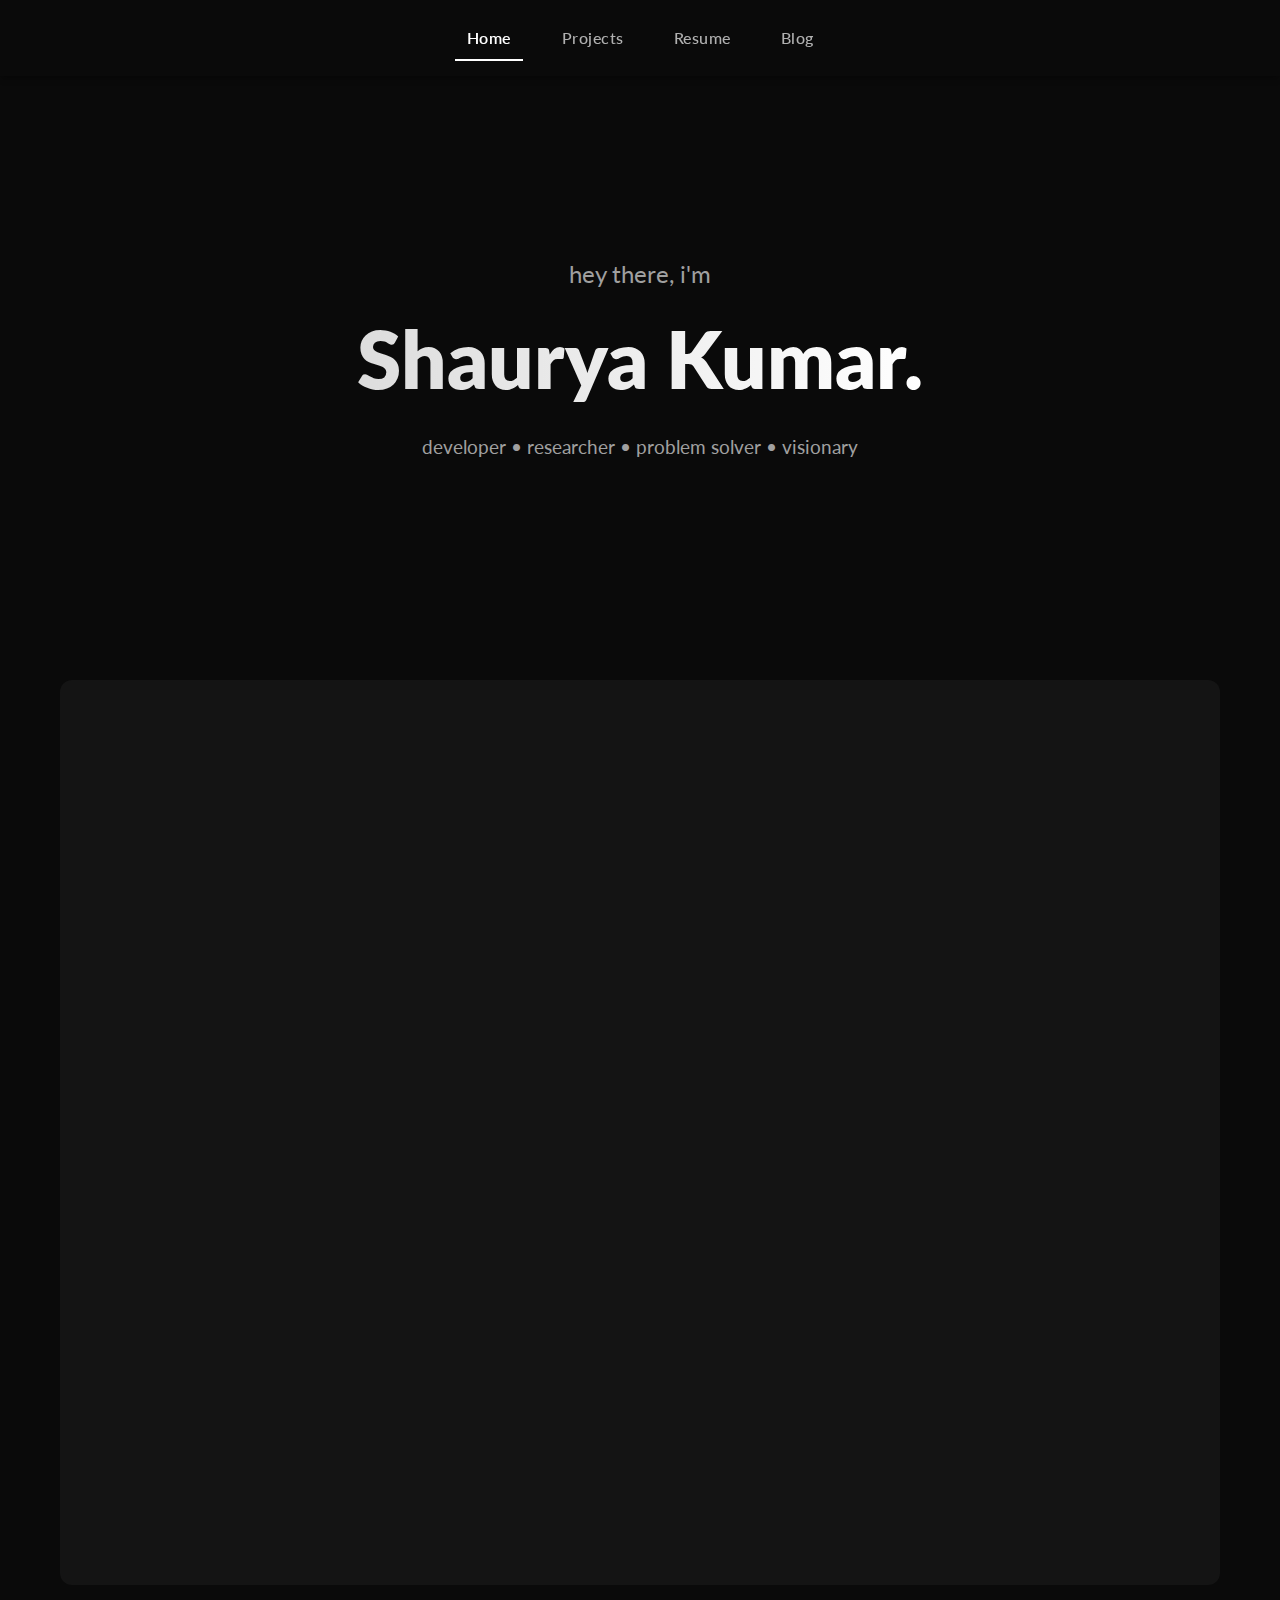
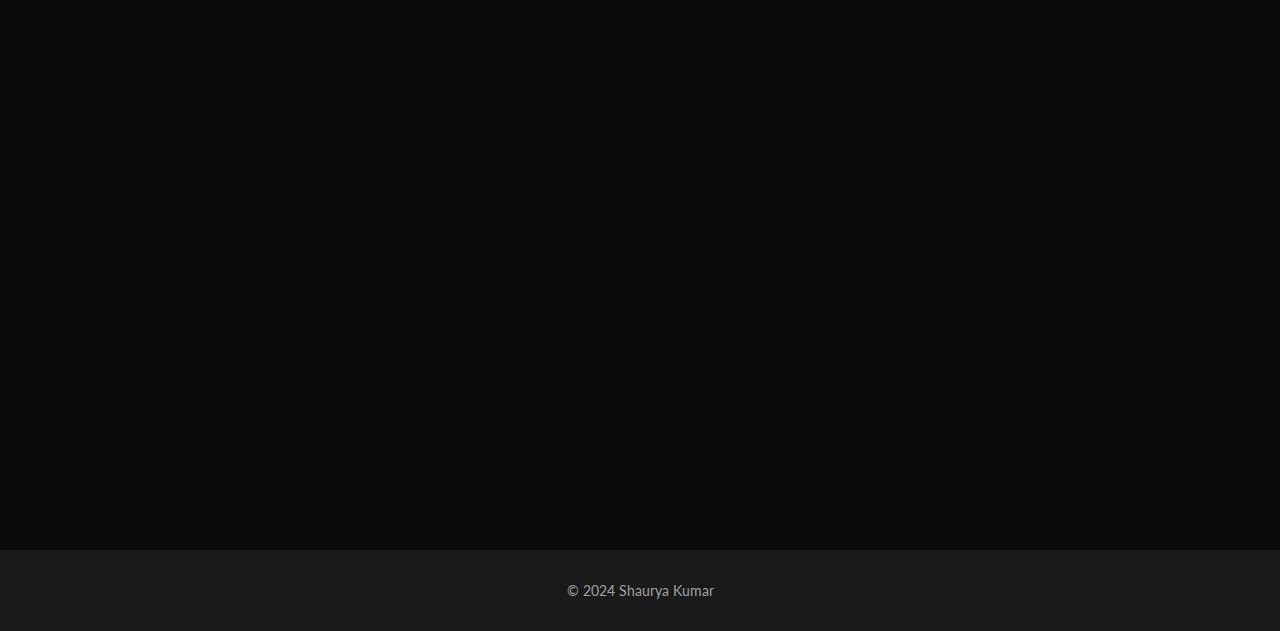
<file: index.html>
<!DOCTYPE html>
<html lang="en">
<head>
    <meta charset="UTF-8">
    <meta name="viewport" content="width=device-width, initial-scale=1.0">
    <title>Shaurya Kumar | Developer & Researcher</title>
    <meta name="description" content="Portfolio of Shaurya Kumar - Computer Science and Applied Mathematics student, developer, researcher, problem solver, and visionary.">
    <link rel="stylesheet" href="styles.css">
    <link rel="preconnect" href="https://fonts.googleapis.com">
    <link rel="preconnect" href="https://fonts.gstatic.com" crossorigin>
    <link href="https://fonts.googleapis.com/css2?family=Lato:ital,wght@0,100;0,300;0,400;0,700;0,900&display=swap" rel="stylesheet">
    <link rel="stylesheet" href="https://cdnjs.cloudflare.com/ajax/libs/font-awesome/6.4.0/css/all.min.css">
    <link href="https://fonts.googleapis.com/icon?family=Material+Icons" rel="stylesheet">
    <link rel="apple-touch-icon" sizes="180x180" href="/apple-touch-icon.png">
    <link rel="icon" type="image/png" sizes="32x32" href="/favicon-32x32.png">
    <link rel="icon" type="image/png" sizes="16x16" href="/favicon-16x16.png">
    <link rel="manifest" href="/site.webmanifest">
</head>
<body>

    <!-- navbar --> 
    <header>
        <nav class="navbar">
            <ul>
                <li><a href="index.html" class="active">Home</a></li>
                <li><a href="projects.html">Projects</a></li>
                <li><a href="resume.html">Resume</a></li>
                <li><a href="blog.html">Blog</a></li>
            </ul>
        </nav>
    </header>

    <!-- hero section -->
    <div class="main-content">
        <div class="hero-section">
            <div class="page-intro">
                <h3 class="fade-in" style="animation-delay: 0s;">hey there, i'm</h3>
                <h1 class="fade-in" style="animation-delay: 0.3s;">Shaurya Kumar.</h1>
                <h3 class="fade-in" style="animation-delay: 0.6s;">
                    <span class="role">developer</span> • 
                    <span class="role">researcher</span> • 
                    <span class="role">problem solver</span> • 
                    <span class="role">visionary</span>
                </h3>
                
                <div class="cta-buttons fade-in" style="animation-delay: 1s;">
                    <a href="projects.html" class="primary-btn">View My Work</a>
                    <a href="resume.html" class="secondary-btn">Resume</a>
                </div>
            </div>
            
            <div class="hero-pattern fade-in" style="animation-delay: 0.9s;">
                <div class="gradient-circle"></div>
                <div class="code-symbols"></div>
            </div>
        </div>
        
        <!-- about section -->
        <div class="about-section">
            <div class="section-header fade-in" style="animation-delay: 1.2s;">
                <h2>About Me</h2>
                <div class="underline"></div>
            </div>
            
            <div class="about fade-in" style="animation-delay: 1.5s;">
                <p>
                    I am currently a 20-year-old student at the University of Delaware, pursuing a double major in Computer Science and Applied Mathematics. 
                    I've worked as a researcher at Delaware State University and the University of Delaware, contributing to projects focused on AI/ML and data-driven problem-solving.
                </p>
                <p>
                    My interests include artificial intelligence, machine learning, quantitative analysis, quantum computing, and entrepreneurship. 
                    I'm passionate about leveraging technology to solve real-world problems and create meaningful impact.
                </p>
                <p>
                    I aim to drive innovation at the intersection of AI and real-world challenges. My ultimate goal is to pursue entrepreneurship, either by 
                    founding my own tech startup or joining an early-stage venture where I can make a significant impact and help transform innovative ideas into reality.
                </p>
            </div>
            
            <div class="skills-container fade-in" style="animation-delay: 1.8s;">
                <div class="skill-category">
                    <h3>Languages</h3>
                    <div class="skills">
                        <span class="skill-tag">Python</span>
                        <span class="skill-tag">JavaScript</span>
                        <span class="skill-tag">Java</span>
                        <span class="skill-tag">C++</span>
                        <span class="skill-tag">TypeScript</span>
                        <span class="skill-tag">C</span>
                    </div>
                </div>
                
                <div class="skill-category">
                    <h3>Frameworks & Tools</h3>
                    <div class="skills">
                        <span class="skill-tag">TensorFlow</span>
                        <span class="skill-tag">PyTorch</span>
                        <span class="skill-tag">React</span>
                        <span class="skill-tag">Node.js</span>
                        <span class="skill-tag">Git</span>
                    </div>
                </div>
                
                <div class="skill-category">
                    <h3>Areas of Interest</h3>
                    <div class="skills">
                        <span class="skill-tag">AI/ML</span>
                        <span class="skill-tag">Data Science</span>
                        <span class="skill-tag">Quantum Computing</span>
                        <span class="skill-tag">Mathematics</span>
                        <span class="skill-tag">Entrepreneurship</span>
                    </div>
                </div>
            </div>
        </div>

        <!-- connect section -->
        <div class="connect-section">
            <div class="section-header fade-in" style="animation-delay: 2.1s;">
                <h2>Connect with me</h2>
                <div class="underline"></div>
            </div>
            
            <div class="social-wrapper fade-in" style="animation-delay: 2.4s;">
                <h4>currently based in Newark, Delaware</h4>

                <!-- social links -->
                <div class="social-links">
                    <ul>
                        <li>
                            <a class="instagram" href="https://www.instagram.com/shauryakumar._/" aria-label="Instagram">
                                <i class="fab fa-instagram"></i>
                            </a>
                        </li>
                        <li>
                            <a class="github" href="https://github.com/ShauryaKumarr" aria-label="GitHub">
                                <i class="fab fa-github"></i>
                            </a>
                        </li>    
                        <li>
                            <a class="linkedin" href="https://linkedin.com/in/shauryak" aria-label="LinkedIn">
                                <i class="fab fa-linkedin"></i>
                            </a>
                        </li>
                        <li>
                            <a class="email" href="mailto:shaurya@udel.edu" aria-label="Email">
                                <i class="fas fa-envelope"></i>
                            </a>
                        </li>
                    </ul>
                </div>
            </div>
        </div>
    </div>

    <!-- copyright footer -->
    <div class="copyright">
        <footer>
            <p>&copy; 2024 Shaurya Kumar</p>
        </footer>
    </div>
    
    <script src="scripts.js"></script>
</body>
</html>
</file>
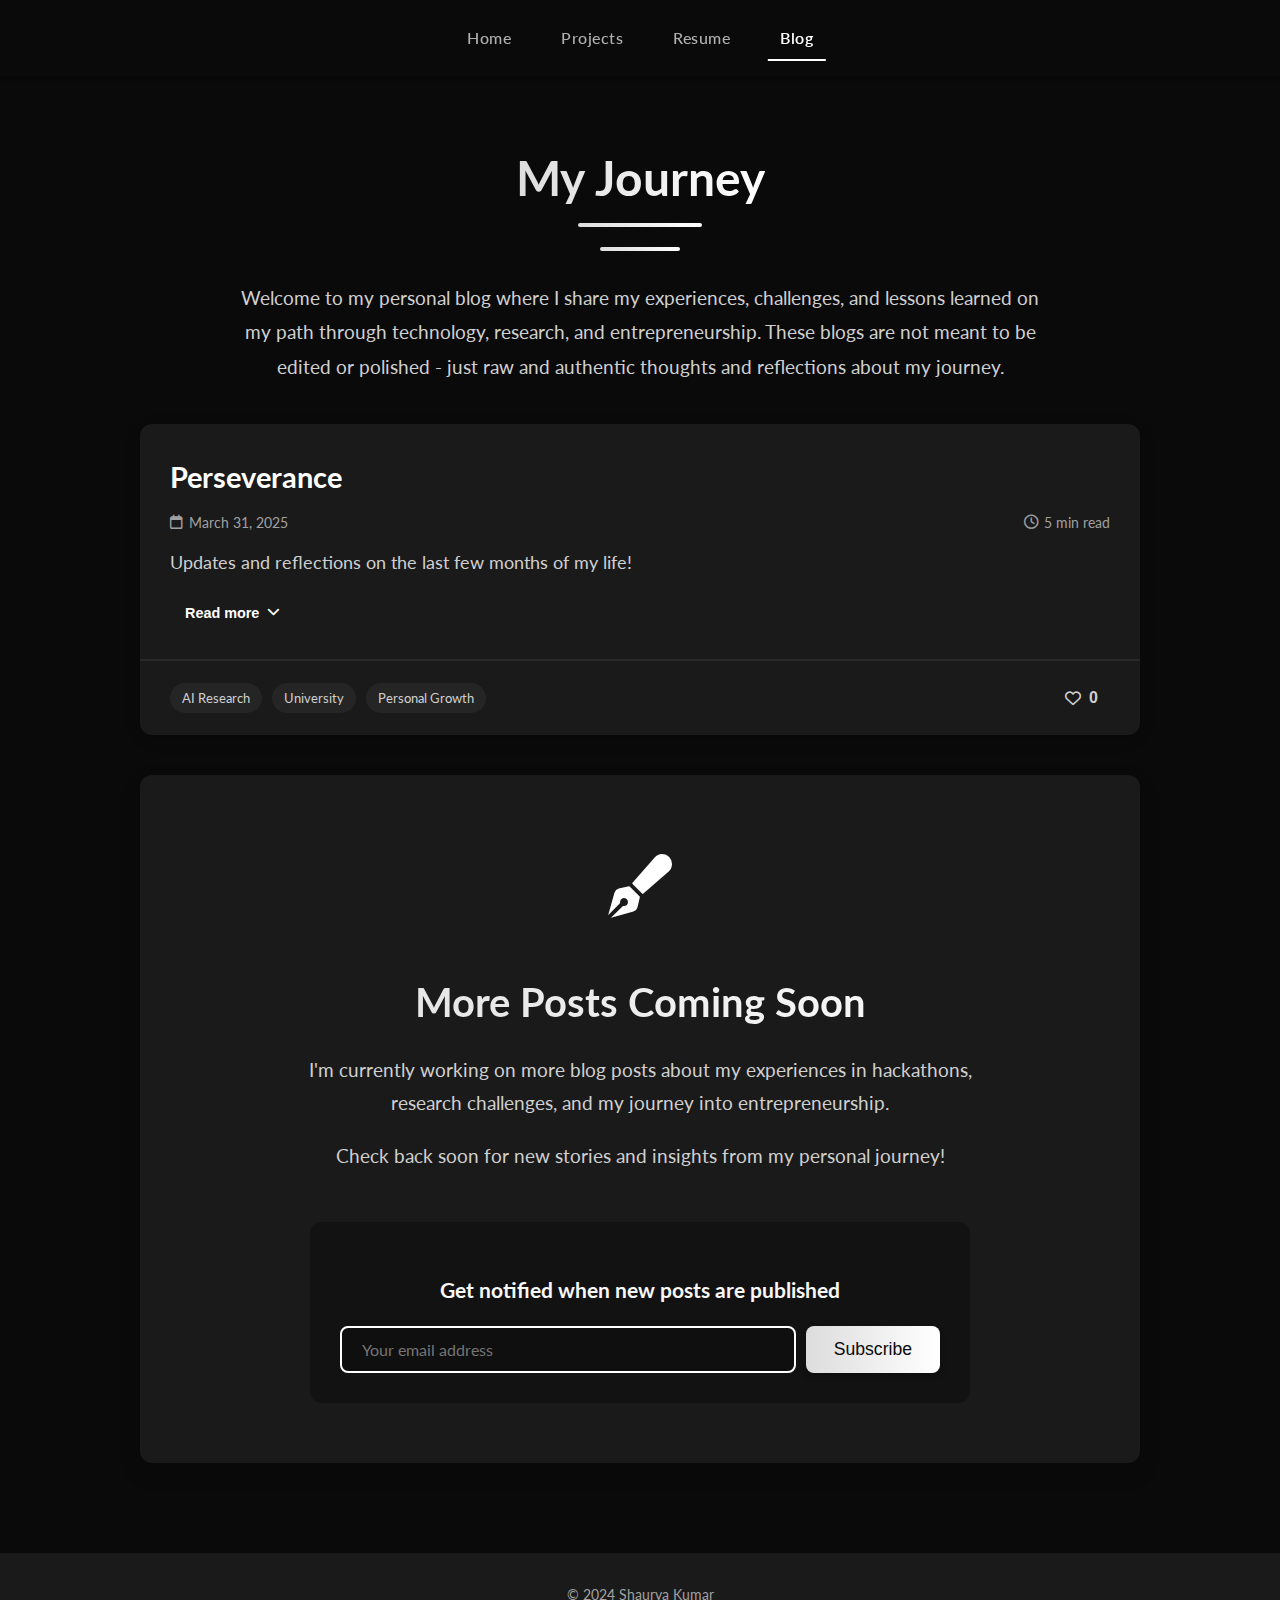
<file: blog.html>
<!DOCTYPE html>
<html lang="en">
<head>
    <meta charset="UTF-8">
    <meta name="viewport" content="width=device-width, initial-scale=1.0">
    <title>Blog | Shaurya Kumar</title>
    <meta name="description" content="Personal blog by Shaurya Kumar sharing my journey through tech, research, and entrepreneurship">
    <link rel="stylesheet" href="styles.css">
    <link rel="preconnect" href="https://fonts.googleapis.com">
    <link rel="preconnect" href="https://fonts.gstatic.com" crossorigin>
    <link href="https://fonts.googleapis.com/css2?family=Lato:ital,wght@0,100;0,300;0,400;0,700;0,900&display=swap" rel="stylesheet">
    <link rel="stylesheet" href="https://cdnjs.cloudflare.com/ajax/libs/font-awesome/6.4.0/css/all.min.css">
    <link rel="apple-touch-icon" sizes="180x180" href="/apple-touch-icon.png">
    <link rel="icon" type="image/png" sizes="32x32" href="/favicon-32x32.png">
    <link rel="icon" type="image/png" sizes="16x16" href="/favicon-16x16.png">
    <link rel="manifest" href="/site.webmanifest">
</head>
<body>

    <!-- navbar -->
    <header>
        <nav class="navbar">
            <ul>
                <li><a href="index.html">Home</a></li>
                <li><a href="projects.html">Projects</a></li>
                <li><a href="resume.html">Resume</a></li>
                <li><a href="blog.html" class="active">Blog</a></li>
            </ul>
        </nav>
    </header>

    <!-- main content -->
    <div class="main-content">
        <div class="section-header">
            <h1 id="page-title">My Journey</h1>
            <div class="underline"></div>
        </div>
        
        <p class="blog-intro">
            Welcome to my personal blog where I share my experiences, challenges, and lessons learned on my path through technology, 
            research, and entrepreneurship. These blogs are not meant to be edited or polished - just raw and authentic thoughts and reflections about my journey.
        </p>
        
        <div class="blog-posts">
            <!-- First Blog Post -->
            <article class="blog-post">
                <div class="blog-header" onclick="toggleBlogContent('blog1')">
                    <h2 class="blog-title">Perseverance</h2>
                    <div class="blog-meta">
                        <span class="blog-date"><i class="far fa-calendar"></i> March 31, 2025</span>
                        <span class="read-time"><i class="far fa-clock"></i> 5 min read</span>
                    </div>
                    <p class="blog-excerpt">
                        Updates and reflections on the last few months of my life!
                    </p>
                    <button class="read-more-btn">Read more <i class="fas fa-chevron-down"></i></button>
                </div>
                
                <div id="blog1" class="blog-content">
                    
                    <div class="blog-text">
                        <p>
                            (coming soon sorry for the clickbait)
                        </p>
                        

                        
                       
                    </div>
                    
                    <button class="collapse-btn" onclick="toggleBlogContent('blog1'); event.stopPropagation();">
                        <i class="fas fa-chevron-up"></i> Collapse
                    </button>
                </div>
                
                <div class="blog-footer">
                    <div class="blog-tags">
                        <span class="blog-tag">AI Research</span>
                        <span class="blog-tag">University</span>
                        <span class="blog-tag">Personal Growth</span>
                    </div>
                    
                    <div class="blog-actions">
                        <button class="like-button" onclick="likePost('blog1')">
                            <i class="far fa-heart"></i> <span class="like-count">0</span>
                        </button>
                    </div>
                </div>
            </article>
            
            <!-- Blog Posts Coming Soon -->
            <div class="coming-soon">
                <div class="coming-soon-icon">
                    <i class="fas fa-pen-fancy"></i>
                </div>
                <h2>More Posts Coming Soon</h2>
                <p>I'm currently working on more blog posts about my experiences in hackathons, research challenges, and my journey into entrepreneurship.</p>
                <p>Check back soon for new stories and insights from my personal journey!</p>
                
                <div class="newsletter">
                    <h3>Get notified when new posts are published</h3>
                    <form class="newsletter-form">
                        <input type="email" placeholder="Your email address" required>
                        <button type="submit" class="primary-btn">Subscribe</button>
                    </form>
                </div>
            </div>
        </div>
    </div>

    <!-- copyright footer -->
    <div class="copyright">
        <footer>
            <p>&copy; 2024 Shaurya Kumar</p>
        </footer>
    </div>
    
    <script src="scripts.js"></script>
    <script>
        // Blog specific functionality
        function toggleBlogContent(blogId) {
            const content = document.getElementById(blogId);
            const blogPost = content.closest('.blog-post');
            const readMoreBtn = blogPost.querySelector('.read-more-btn');
            
            content.classList.toggle('expanded');
            
            // Update the read more button
            if (content.classList.contains('expanded')) {
                readMoreBtn.style.display = 'none';
                
                // Smooth scroll to the top of the blog post
                blogPost.scrollIntoView({ behavior: 'smooth', block: 'start' });
            } else {
                readMoreBtn.style.display = 'inline-flex';
                readMoreBtn.querySelector('i').classList.remove('fa-chevron-up');
                readMoreBtn.querySelector('i').classList.add('fa-chevron-down');
            }
        }
        
        function likePost(blogId) {
            const likeButton = event.currentTarget;
            const likeCount = likeButton.querySelector('.like-count');
            const icon = likeButton.querySelector('i');
            
            if (likeButton.classList.contains('liked')) {
                // Unlike
                likeButton.classList.remove('liked');
                icon.classList.remove('fas');
                icon.classList.add('far');
                likeCount.textContent = parseInt(likeCount.textContent) - 1;
            } else {
                // Like
                likeButton.classList.add('liked');
                icon.classList.remove('far');
                icon.classList.add('fas');
                likeCount.textContent = parseInt(likeCount.textContent) + 1;
            }
            
            // Prevent the click from bubbling up to the blog header
            event.stopPropagation();
            
            // Store like status in local storage
            const storageKey = `blog_${blogId}_liked`;
            localStorage.setItem(storageKey, likeButton.classList.contains('liked'));
            localStorage.setItem(`blog_${blogId}_count`, likeCount.textContent);
        }
        
        // Initialize likes from local storage
        document.addEventListener('DOMContentLoaded', function() {
            document.querySelectorAll('.blog-post').forEach(post => {
                const blogId = post.querySelector('.blog-content').id;
                const likeButton = post.querySelector('.like-button');
                const likeCount = likeButton.querySelector('.like-count');
                const icon = likeButton.querySelector('i');
                
                const isLiked = localStorage.getItem(`blog_${blogId}_liked`) === 'true';
                const savedCount = localStorage.getItem(`blog_${blogId}_count`);
                
                if (isLiked) {
                    likeButton.classList.add('liked');
                    icon.classList.remove('far');
                    icon.classList.add('fas');
                }
                
                if (savedCount !== null) {
                    likeCount.textContent = savedCount;
                }
            });
        });
    </script>
</body>
</html>
</file>
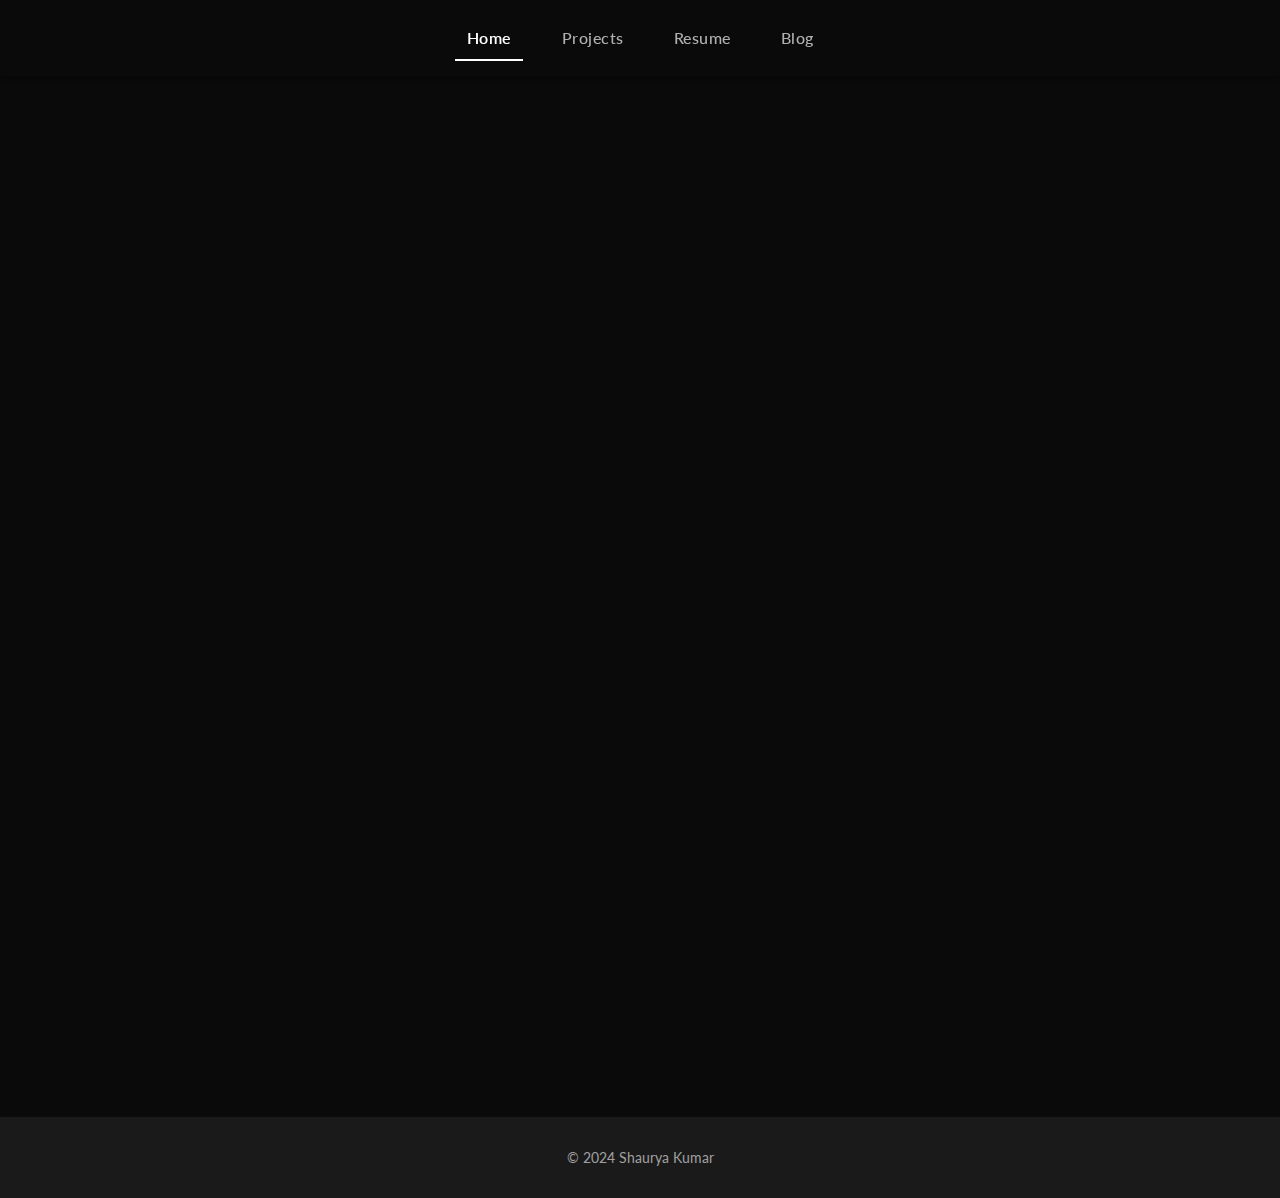
<file: home.html>
<!DOCTYPE html>
<html lang="en">
<head>
    <meta charset="UTF-8">
    <meta name="viewport" content="width=device-width, initial-scale=1.0">
    <title>Shaurya Kumar</title>
    <link rel="stylesheet" href="styles.css">
    <link rel="preconnect" href="https://fonts.googleapis.com">
    <link rel="preconnect" href="https://fonts.gstatic.com" crossorigin>
    <link href="https://fonts.googleapis.com/css2?family=Lato:ital,wght@0,100;0,300;0,400;0,700;0,900&display=swap" rel="stylesheet">
    <link rel="stylesheet" href="https://cdnjs.cloudflare.com/ajax/libs/font-awesome/4.7.0/css/font-awesome.min.css">
    <link href="https://fonts.googleapis.com/icon?family=Material+Icons" rel="stylesheet">
</head>
<body>

    <!-- navbar --> 
    <header>
        <nav class="navbar">
            <ul>
                <li><a href="home.html" class="active">Home</a></li>
                <li><a href="projects.html">Projects</a></li>
                <li><a href="resume.html">Resume</a></li>
                <li><a href="blog.html">Blog</a></li>
            </ul>
        </nav>
    </header>

    <!-- main body -->
    <div class="main-content">
        <div class="page-intro">
            <h3 class="fade-in" style="animation-delay: 0s;">hey there, i'm</h3>
            <h1 class="fade-in" style="animation-delay: 1s;">Shaurya Kumar.</h1>
            <h3 class="fade-in" style="animation-delay: 2s;">developer, researcher, hackathon winner, and a visionary.</h3>
        </div>
        
        <!-- about section -->
        <div class="about fade-in" style="animation-delay: 3s;">
            <p>welcome to my website! i am currently a 19-year-old student at the university of delaware, pursuing a double major in computer science and applied mathematics. 
            i have worked as a researcher at delaware state university and the university of delaware, and i am currently doing a software engineering fellowship at headstarter ai. 
            my interests include ai/ml, quantitative analysis, quantum computing, and entrepreneurship. i look forward to gaining industry experience in these fields and eventually joining 
            or creating my own startup. i plan to create a blog soon to share insights on my journey and experiences in this field and my life. stay tuned and visit this page for updates on my journey!
            </p>
        </div>

        <!-- social/connect section -->
        <div class="social-wrapper fade-in" style="animation-delay: 4s;">
            <h2>connect & contact me!</h2>
            <h4>currently based in newark, delaware</h4>

            <!-- social navbar-->
            <div class="social-links">
                <ul>
                    <li>
                        <a class="instagram" href="https://www.instagram.com/shauryakumar._/"><i class="fa fa-instagram" style="font-size:36px"></i></a>
                    </li>
                    <li>
                        <a class="github" href="https://github.com/ShauryaKumarr"><i class="fa fa-github" style="font-size:36px"></i></a>
                    </li>    
                    <li>
                        <a class="linkedin" href="https://linkedin.com/in/shauryak"><i class="fa fa-linkedin-square" style="font-size:36px"></i></a>
                    </li>  
                </ul>
            </div>
        </div>
    </div>

    <!-- copyright footer -->
    <div class="copyright">
        <footer>
            <p>&copy 2024 Shaurya Kumar</p>
        </footer>
    </div>
    
</body>
</html>
</file>
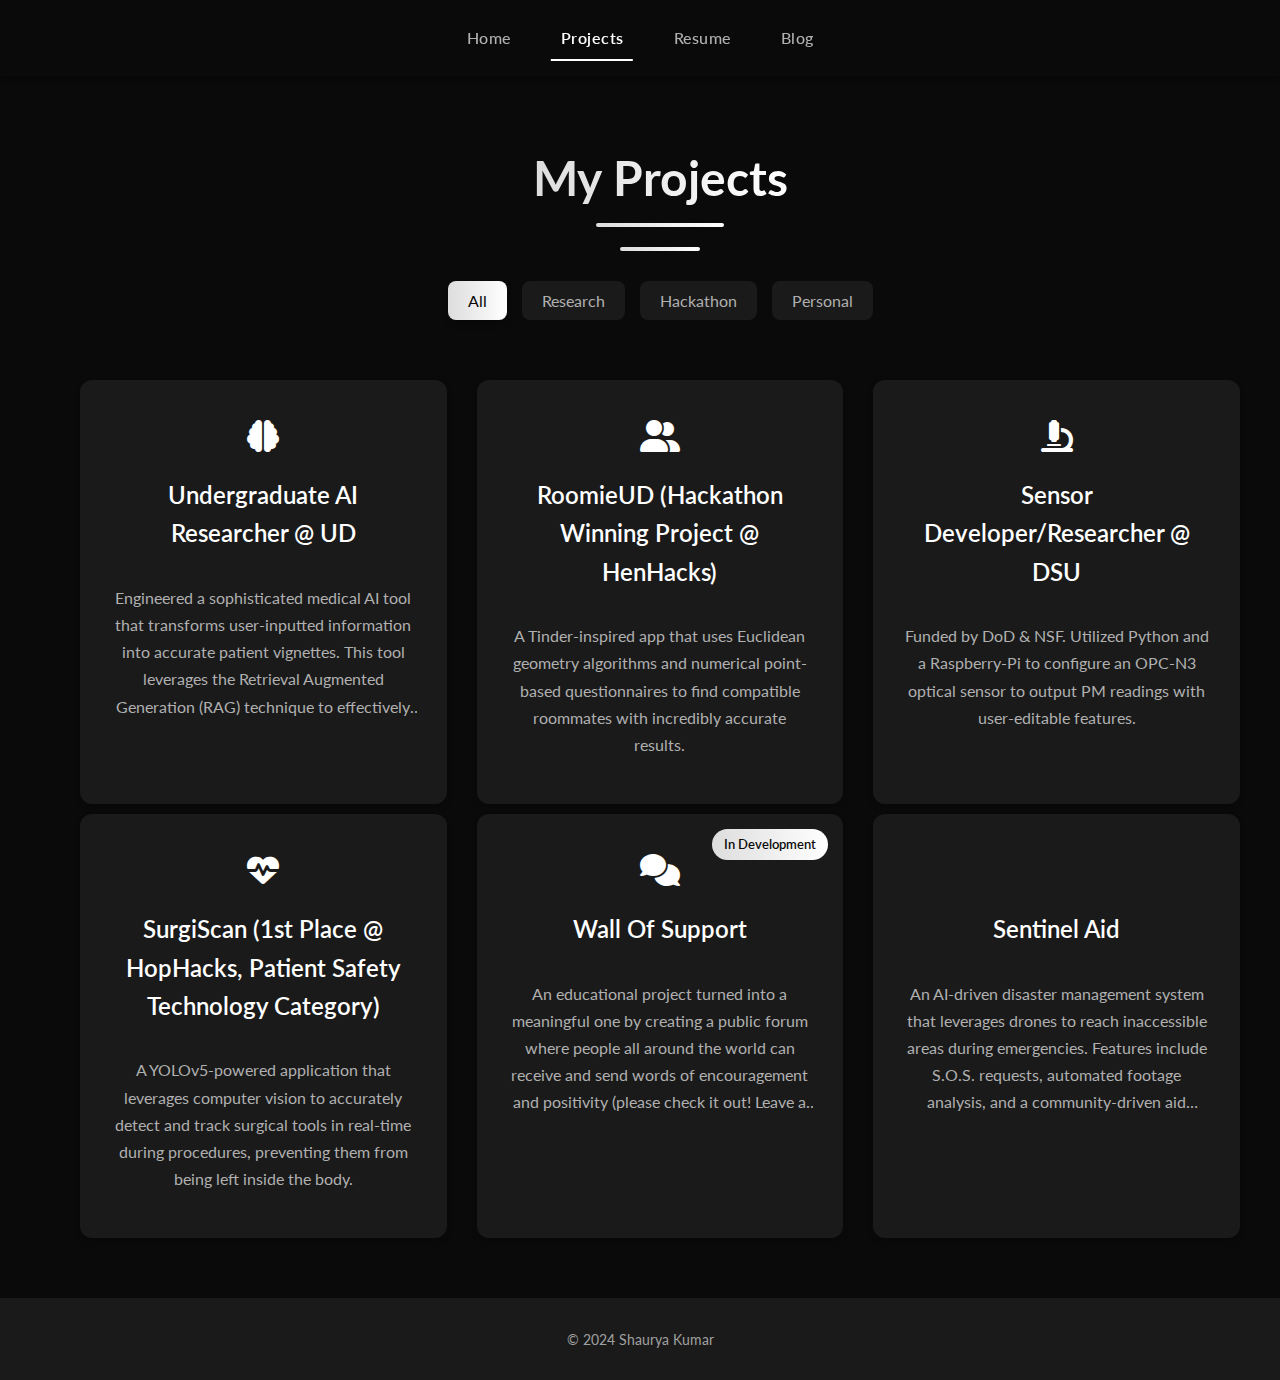
<file: projects.html>
<!DOCTYPE html>
<html lang="en">
<head>
    <meta charset="UTF-8">
    <meta name="viewport" content="width=device-width, initial-scale=1.0">
    <title>Projects | Shaurya Kumar</title>
    <meta name="description" content="Portfolio of projects by Shaurya Kumar, including AI research, hackathon projects, and more">
    <link rel="stylesheet" href="styles.css">
    <link rel="preconnect" href="https://fonts.googleapis.com">
    <link rel="preconnect" href="https://fonts.gstatic.com" crossorigin>
    <link href="https://fonts.googleapis.com/css2?family=Lato:ital,wght@0,100;0,300;0,400;0,700;0,900&display=swap" rel="stylesheet">
    <link rel="stylesheet" href="https://cdnjs.cloudflare.com/ajax/libs/font-awesome/6.4.0/css/all.min.css">
    <link href="https://fonts.googleapis.com/icon?family=Material+Icons" rel="stylesheet">
    <link rel="apple-touch-icon" sizes="180x180" href="/apple-touch-icon.png">
    <link rel="icon" type="image/png" sizes="32x32" href="/favicon-32x32.png">
    <link rel="icon" type="image/png" sizes="16x16" href="/favicon-16x16.png">
    <link rel="manifest" href="/site.webmanifest">
</head>
<body>

    <!-- navbar --> 
    <header>
        <nav class="navbar">
            <ul>
                <li><a href="index.html">Home</a></li>
                <li><a href="projects.html" class="active">Projects</a></li>
                <li><a href="resume.html">Resume</a></li>
                <li><a href="blog.html">Blog</a></li>
            </ul>
        </nav>
    </header>

    <!-- project content -->
    <div class="main-content">
        <div class="project-content">
            <div class="section-header">
                <h1 id="page-title">My Projects</h1>
                <div class="underline"></div>
            </div>
            
            <div class="project-filter">
                <button class="filter-btn active" data-filter="all">All</button>
                <button class="filter-btn" data-filter="research">Research</button>
                <button class="filter-btn" data-filter="hackathon">Hackathon</button>
                <button class="filter-btn" data-filter="personal">Personal</button>
            </div>
            
            <div class="project-template">
                <div class="project-tile" data-category="research" onclick="openModal('modal1')">
                    <div class="project-icon"><i class="fas fa-brain"></i></div>
                    <h3>Undergraduate AI Researcher @ UD</h3>
                    <p>Engineered a sophisticated medical AI tool that transforms user-inputted information into accurate patient vignettes. This tool leverages the Retrieval Augmented Generation (RAG) technique to effectively mitigate bias in large language models (LLMs). I also implemented advanced evaluation techniques for text summarization performed by Transformers, incorporating BLEU and ROUGE metrics to assess the correlation between patient context and the generated vignettes.
                    </p>
                </div>
                <div class="project-tile" data-category="hackathon" onclick="window.open('https://devpost.com/software/roomieud?ref_content=my-projects-tab&ref_feature=my_projects', '_blank')">
                    <div class="project-icon"><i class="fas fa-user-friends"></i></div>
                    <h3>RoomieUD (Hackathon Winning Project @ HenHacks)</h3>
                    <p>A Tinder-inspired app that uses Euclidean geometry algorithms and numerical point-based questionnaires to find compatible roommates with incredibly accurate results.
                    </p>
                </div>
                <div class="project-tile" data-category="research" onclick="openModal('modal3')">
                    <div class="project-icon"><i class="fas fa-microscope"></i></div>
                    <h3>Sensor Developer/Researcher @ DSU</h3>
                    <p>Funded by DoD & NSF. Utilized Python and a Raspberry-Pi to configure an OPC-N3 optical sensor to output PM readings with user-editable features.
                    </p>
                </div>
                <div class="project-tile" data-category="hackathon" onclick="window.open('https://devpost.com/software/surgiscan', '_blank')">
                    <div class="project-icon"><i class="fas fa-heartbeat"></i></div>
                    <h3>SurgiScan (1st Place @ HopHacks, Patient Safety Technology Category)</h3>
                    <p>A YOLOv5-powered application that leverages computer vision to accurately detect and track surgical tools in real-time during procedures, preventing them from being left inside the body.
                    </p>
                </div>
                <div class="project-tile" data-category="personal" onclick="window.open('https://wallofsupport.com/', '_blank')">
                    <div class="project-icon"><i class="fas fa-comments"></i></div>
                    <h3>Wall Of Support</h3>
                    <p>An educational project turned into a meaningful one by creating a public forum where people all around the world can receive and send words of encouragement and positivity (please check it out! Leave a comment or two :))</p>
                    <div class="project-tag">In Development</div>
                </div>
                <div class="project-tile" data-category="hackathon" onclick="openModal('modal5')">
                    <div class="project-icon"><i class="fas fa-drone"></i></div>
                    <h3>Sentinel Aid</h3>
                    <p>An AI-driven disaster management system that leverages drones to reach inaccessible areas during emergencies. Features include S.O.S. requests, automated footage analysis, and a community-driven aid exchange platform for disaster victims.</p>
                </div>
            </div>
        </div>
    </div>

    <!-- modal structure -->
    <div id="modal1" class="modal" style="display:none;">
        <div class="modal-content">
            <span class="close" onclick="closeModal('modal1')">&times;</span>
            <h2>Undergraduate AI Researcher @ UD</h2>
            <div class="project-details">
                <div class="project-meta">
                    <span><i class="fas fa-calendar"></i> 2023 - 2024</span>
                    <span><i class="fas fa-tag"></i> AI/ML, Healthcare</span>
                </div>
            </div>
            <div class="links">
                <a href="assets/bleu_score.py" download><i class="fas fa-download"></i> Bleu Score Test</a>
                <a href="assets/rouge_score.py" download><i class="fas fa-download"></i> Rouge Score Test</a>
                <a href="assets/semantic_entropy.py" download><i class="fas fa-download"></i> Semantic Entropy Test</a>
            </div>
            <div class="embed-container">
                <embed src="assets/Summer Scholars - Agrawal & Kumar.pdf" type="application/pdf" />
            </div>
        </div>
    </div>

    <div id="modal3" class="modal" style="display:none;">
        <div class="modal-content">
            <span class="close" onclick="closeModal('modal3')">&times;</span>
            <h2>Sensor Developer/Researcher @ DSU</h2>
            <div class="project-details">
                <div class="project-meta">
                    <span><i class="fas fa-calendar"></i> 2022 - 2023</span>
                    <span><i class="fas fa-tag"></i> IoT, Environmental</span>
                </div>
            </div>
            <div class="links">
                <a href="assets/sensor_test.py" download><i class="fas fa-download"></i> Sensor Configuration Script</a>
            </div>
            <div class="embed-container">
                <embed src="assets/Summer Symposium Abstract_PM Team_Khan.docx.pdf" type="application/pdf" />
            </div>
        </div>
    </div>

    <div id="modal5" class="modal" style="display:none;">
        <div class="modal-content">
            <span class="close" onclick="closeModal('modal5')">&times;</span>
            <h2>Sentinel Aid</h2>
            <div class="project-details">
                <div class="project-meta">
                    <span><i class="fas fa-calendar"></i> 2023</span>
                    <span><i class="fas fa-tag"></i> AI, Disaster Management</span>
                </div>
            </div>
            <div class="links">
                <a href="https://devpost.com/software/sentinal-aid" target="_blank"><i class="fas fa-external-link-alt"></i> View on DevPost</a>
            </div>
        </div>
    </div>

    <!-- copyright footer -->
    <div class="copyright">
        <footer>
            <p>&copy; 2024 Shaurya Kumar</p>
        </footer>
    </div>

    <script src="scripts.js"></script>
</body>
</html>
</file>
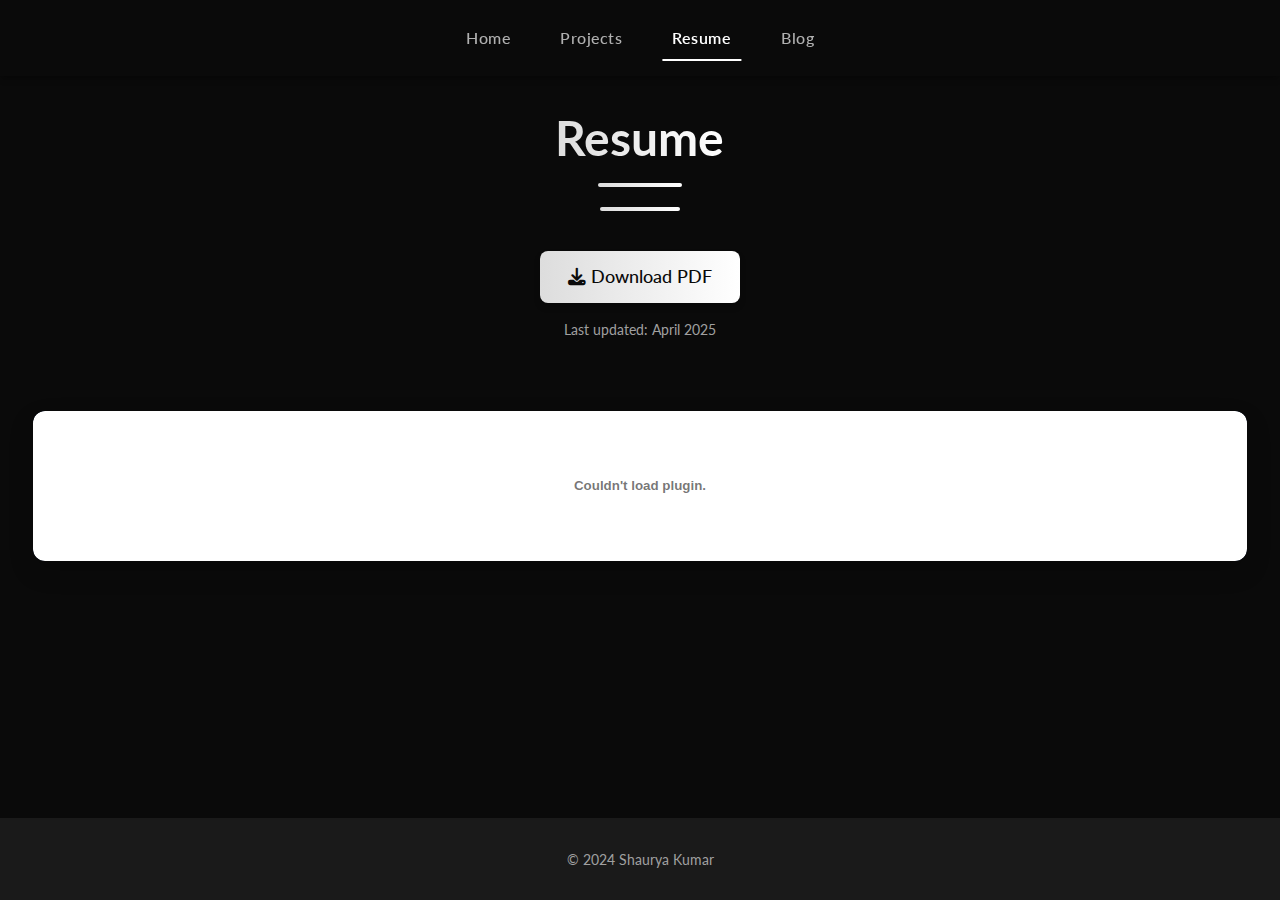
<file: resume.html>
<!DOCTYPE html>
<html lang="en">
<head>
    <meta charset="UTF-8">
    <meta name="viewport" content="width=device-width, initial-scale=1.0">
    <title>Resume | Shaurya Kumar</title>
    <meta name="description" content="View Shaurya Kumar's resume - Computer Science and Applied Mathematics at University of Delaware">
    <link rel="stylesheet" href="styles.css">
    <link rel="preconnect" href="https://fonts.googleapis.com">
    <link rel="preconnect" href="https://fonts.gstatic.com" crossorigin>
    <link href="https://fonts.googleapis.com/css2?family=Lato:ital,wght@0,100;0,300;0,400;0,700;0,900&display=swap" rel="stylesheet">
    <link rel="stylesheet" href="https://cdnjs.cloudflare.com/ajax/libs/font-awesome/6.4.0/css/all.min.css">
    <link rel="apple-touch-icon" sizes="180x180" href="/apple-touch-icon.png">
    <link rel="icon" type="image/png" sizes="32x32" href="/favicon-32x32.png">
    <link rel="icon" type="image/png" sizes="16x16" href="/favicon-16x16.png">
    <link rel="manifest" href="/site.webmanifest">
</head>
<body>

    <!-- navbar -->
    <header>
        <nav class="navbar">
            <ul>
                <li><a href="index.html">Home</a></li>
                <li><a href="projects.html">Projects</a></li>
                <li><a href="resume.html" class="active">Resume</a></li>
                <li><a href="blog.html">Blog</a></li>
            </ul>
        </nav>
    </header>

    <!-- main content -->
    <div class="main-content resume-content">
        <div class="section-header">
            <h1 id="page-title">Resume</h1>
            <div class="underline"></div>
        </div>
        
        <div class="resume-actions">
            <a href="assets/SK_AprilResume.pdf" download class="primary-btn">
                <i class="fas fa-download"></i> Download PDF
            </a>
            <p class="last-updated">Last updated: April 2025</p>
        </div>
        
        <div class="embed-container resume-embed">
            <embed src="assets/SK_AprilResume.pdf" type="application/pdf" />
        </div>
    </div>

    <!-- copyright footer -->
    <div class="copyright">
        <footer>
            <p>&copy; 2024 Shaurya Kumar</p>
        </footer>
    </div>
    
    <script src="scripts.js"></script>
</body>
</html>
</file>
<file: styles.css>
/* general styles */
body {
  font-family: 'Lato', sans-serif;
  background-color: #0a0a0a; /* darker black background */
  color: #f8f8f8;
  margin: 0;
  padding: 0;
  display: flex;
  flex-direction: column;
  align-items: center;
  justify-content: center;
  min-height: 100vh;
  line-height: 1.6;
}

/* navbar styles */
.navbar {
  position: fixed;
  top: 0;
  left: 0;
  right: 0;
  background-color: rgba(10, 10, 10, 0.9); /* semi-transparent background */
  backdrop-filter: blur(10px); /* modern blur effect */
  padding: 15px 0;
  z-index: 1000;
  width: 100%;
  box-shadow: 0 4px 6px -1px rgba(0, 0, 0, 0.3);
}

.navbar ul {
  list-style-type: none;
  margin: 0;
  padding: 0;
  display: flex;
  justify-content: center;
  gap: 10px;
}

.navbar li {
  margin: 0;
}

.navbar li a {
  display: block;
  color: #b0b0b0;
  text-align: center;
  padding: 10px 20px;
  text-decoration: none;
  border-radius: 8px;
  transition: all 0.3s ease;
  font-weight: 500;
  letter-spacing: 0.5px;
  position: relative;
}

.navbar li a::after {
  content: '';
  position: absolute;
  width: 0;
  height: 2px;
  bottom: 0;
  left: 50%;
  background: #ffffff; /* white accent */
  transition: all 0.3s ease;
  transform: translateX(-50%);
}

.navbar li a:hover::after, .navbar li a.active::after {
  width: 80%;
}

.navbar li a:hover, .navbar li a:focus {
  color: #ffffff;
  background-color: rgba(255, 255, 255, 0.05);
}

.navbar li a.active {
  color: #ffffff;
  font-weight: 600;
}

/* main content styles */
.main-content {
  margin-top: 100px;
  padding: 40px 20px;
  max-width: 1200px;
  text-align: center;
  width: 100%;
  box-sizing: border-box;
}

/* specific styles for resume page */
.resume-content {
  max-width: 1600px;
  width: 98%;
  display: flex;
  flex-direction: column;
  align-items: center;
  margin: 0 auto;
  padding-top: 100px;
}

.resume-content .section-header {
  margin-bottom: 20px;
  width: 100%;
}

.resume-content #page-title {
  margin-top: 0;
}

.resume-content .embed-container {
  width: 100%;
  height: 95vh;
  margin: 20px auto 30px;
  border: none;
  border-radius: 12px;
  overflow: hidden;
  box-shadow: 0 10px 25px rgba(0, 0, 0, 0.2);
  background-color: #1e293b;
  max-height: 1500px;
}

.resume-content embed {
  width: 100%;
  height: 100%;
  border-radius: 12px;
  background-color: white;
}

/* page intro styles */
.page-intro h1 {
  font-size: 5rem;
  margin-bottom: 10px;
  margin-top: 0;
  background: linear-gradient(to right, #dddddd, #ffffff);
  -webkit-background-clip: text;
  background-clip: text;
  color: transparent;
  font-weight: 800;
}

.page-intro h3:first-of-type {
  font-size: 1.5rem;
  margin-bottom: 0;
  color: #a0a0a0;
  font-weight: 400;
}

.page-intro h3:last-of-type {
  font-size: 1.2rem;
  margin-top: 5px;
  color: #a0a0a0;
  font-weight: 400;
}

.about p {
  font-size: 1.2rem;
  line-height: 1.8;
  max-width: 800px;
  margin: 30px auto;
  text-align: center;
  color: #d0d0d0;
}

/* social/connect section styles */
.social-wrapper {
  margin-top: 80px;
  padding: 40px 0;
}

.social-wrapper h2 {
  font-size: 2.5rem;
  margin-bottom: 5px;
  color: #f8f8f8;
  font-weight: 700;
}

.social-wrapper h4 {
  font-size: 1.2rem;
  margin-top: 5px;
  color: #a0a0a0;
  font-weight: 400;
}

/* Social links styles */
.social-links ul {
  list-style-type: none;
  padding: 0;
  display: flex;
  justify-content: center;
  gap: 30px;
  margin-top: 30px;
}

.social-links li {
  margin: 0;
}

.social-links a {
  color: #a0a0a0;
  transition: all 0.3s ease;
  display: flex;
  align-items: center;
  justify-content: center;
  width: 60px;
  height: 60px;
  border-radius: 50%;
  background-color: #1a1a1a;
  box-shadow: 0 4px 6px rgba(0, 0, 0, 0.2);
}

.social-links a:hover, .social-links a:focus {
  color: #ffffff;
  transform: translateY(-5px);
  box-shadow: 0 10px 15px rgba(0, 0, 0, 0.3);
}

/* page title */
#page-title {
  font-size: 3rem;
  margin-bottom: 30px;
  margin-top: 0;
  background: linear-gradient(to right, #dddddd, #ffffff);
  -webkit-background-clip: text;
  background-clip: text;
  color: transparent;
  font-weight: 700;
  position: relative;
  display: inline-block;
  text-align: center;
}

#page-title::after {
  content: '';
  position: absolute;
  width: 50%;
  height: 4px;
  bottom: -10px;
  left: 25%;
  background: linear-gradient(to right, #dddddd, #ffffff);
  border-radius: 2px;
}

/* project content styles */
.project-content {
  padding: 0 20px 20px;
  width: 100%;
  max-width: 1400px;
  margin: 0 auto;
}

.project-template {
  display: grid;
  grid-template-columns: repeat(auto-fill, minmax(300px, 1fr));
  gap: 30px;
  justify-content: center;
  margin-top: 30px;
  width: 100%;
}

.project-tile {
  background-color: #1a1a1a;
  border: none;
  border-radius: 12px;
  padding: 30px;
  cursor: pointer;
  transition: all 0.3s ease;
  box-shadow: 0 4px 6px rgba(0, 0, 0, 0.2);
  height: auto;
  display: flex;
  flex-direction: column;
  position: relative;
  overflow: hidden;
  min-height: 200px;
  max-height: 400px;
}

.project-tile::before {
  content: '';
  position: absolute;
  top: 0;
  left: 0;
  width: 4px;
  height: 0;
  background: linear-gradient(to bottom, #ffffff, #dddddd);
  transition: height 0.3s ease;
}

.project-tile:hover::before {
  height: 100%;
}

.project-tile:hover {
  transform: translateY(-10px);
  box-shadow: 0 20px 25px rgba(0, 0, 0, 0.3);
}

.project-tile h3 {
  color: #ffffff;
  font-size: 1.5rem;
  margin-top: 0;
  margin-bottom: 15px;
  font-weight: 600;
}

.project-tile p {
  color: #b0b0b0;
  font-size: 1rem;
  line-height: 1.7;
  overflow: hidden;
  display: -webkit-box;
  -webkit-line-clamp: 5;
  -webkit-box-orient: vertical;
}

/* modal styles */
.modal {
  display: none;
  position: fixed;
  z-index: 1001;
  left: 0;
  top: 0;
  width: 100%;
  height: 100%;
  overflow: auto;
  background-color: rgba(10, 10, 10, 0.95);
  display: flex;
  justify-content: center;
  align-items: center;
  padding: 20px;
  backdrop-filter: blur(5px);
  opacity: 0;
  transition: opacity 0.3s ease-in-out;
  box-sizing: border-box;
}

.modal-active {
  opacity: 1;
}

.modal-content {
  background-color: #1a1a1a;
  padding: 30px;
  border: none;
  width: 90%;
  max-width: 1200px;
  height: 90%;
  max-height: 90vh;
  border-radius: 12px;
  text-align: center;
  box-shadow: 0 25px 50px rgba(0, 0, 0, 0.5);
  overflow: hidden;
  position: relative;
  transform: translateY(30px);
  opacity: 0;
  transition: all 0.3s cubic-bezier(0.175, 0.885, 0.32, 1.275);
  display: flex;
  flex-direction: column;
}

.modal-content-active {
  transform: translateY(0);
  opacity: 1;
}

.modal-content h2 {
  margin-top: 0;
  margin-bottom: 20px;
  color: #f8f8f8;
  font-size: 2rem;
  font-weight: 700;
}

.modal-content .links {
  display: flex;
  flex-wrap: wrap;
  justify-content: center;
  gap: 15px;
  margin-bottom: 25px;
}

.modal-content .links a {
  color: #0a0a0a;
  background: linear-gradient(to right, #dddddd, #ffffff);
  padding: 12px 20px;
  border-radius: 8px;
  text-decoration: none;
  transition: all 0.3s ease;
  font-weight: 500;
  box-shadow: 0 4px 6px rgba(0, 0, 0, 0.2);
}

.modal-content .links a:hover {
  transform: translateY(-3px);
  box-shadow: 0 10px 15px rgba(0, 0, 0, 0.3);
}

.close {
  color: #a0a0a0;
  position: absolute;
  right: 25px;
  top: 20px;
  font-size: 35px;
  font-weight: bold;
  z-index: 1002;
  transition: all 0.3s ease;
}

.close:hover,
.close:focus {
  color: #ffffff;
  text-decoration: none;
  cursor: pointer;
}

/* embed container */
.embed-container {
  display: flex;
  justify-content: center;
  align-items: center;
  width: 100%;
  height: 75%;
  border: none;
  border-radius: 12px;
  overflow: hidden;
  box-shadow: 0 4px 6px rgba(0, 0, 0, 0.2);
  background-color: #0a0a0a;
  flex: 1;
}

embed {
  width: 100%;
  height: 100%;
  border-radius: 12px;
}

/* footer styles */
.copyright {
  margin-top: auto;
  width: 100%;
  background-color: #1a1a1a;
  text-align: center;
  padding: 15px 0;
  font-size: 0.9rem;
  color: #a0a0a0;
}

/* animation styles */
@keyframes fadeIn {
  from {
    opacity: 0;
    transform: translateY(20px);
  }
  to {
    opacity: 1;
    transform: translateY(0);
  }
}

@keyframes slideIn {
  from {
    opacity: 0;
    transform: translateY(50px);
  }
  to {
    opacity: 1;
    transform: translateY(0);
  }
}

.fade-in {
  opacity: 0;
  transform: translateY(20px);
  animation: fadeIn 1s forwards;
}

/* blog page */
.content {
  background-color: #1e293b;
  padding: 40px;
  border-radius: 12px;
  margin-top: 20px;
  box-shadow: 0 4px 6px rgba(0, 0, 0, 0.1);
}

.content p {
  font-size: 1.2rem;
  color: #cbd5e1;
}

/* Responsive adjustments */
@media (max-width: 1400px) {
  .project-template {
    grid-template-columns: repeat(auto-fill, minmax(320px, 1fr));
  }
}

@media (max-width: 768px) {
  .page-intro h1 {
    font-size: 3.5rem;
  }
  
  .project-template {
    grid-template-columns: 1fr;
  }
  
  .social-links ul {
    gap: 20px;
  }
  
  .social-links a {
    width: 50px;
    height: 50px;
  }
  
  .navbar li a {
    padding: 8px 15px;
  }
}

@media (max-width: 480px) {
  .page-intro h1 {
    font-size: 2.8rem;
  }
  
  .about p {
    font-size: 1rem;
  }
  
  .navbar {
    padding: 10px 0;
  }
  
  .navbar li a {
    padding: 8px 10px;
    font-size: 0.9rem;
  }
  
  #page-title {
    font-size: 2.2rem;
  }
}

/* Hero section */
.hero-section {
  display: flex;
  justify-content: center;
  align-items: center;
  margin-bottom: 80px;
  position: relative;
  min-height: 50vh;
  max-width: 1200px;
  margin-left: auto;
  margin-right: auto;
  padding: 0 20px;
  box-sizing: border-box;
  margin-top: 10px; /* Reduced top margin to pull section up */
}

.page-intro {
  max-width: 800px;
  text-align: center;
}

.hero-pattern {
  display: none;
}

.gradient-circle {
  display: none;
}

/* Skills */
.skills-container {
  display: flex;
  flex-wrap: wrap;
  justify-content: center;
  gap: 40px;
  margin-top: 60px;
  max-width: 900px;
  margin-left: auto;
  margin-right: auto;
}

.skill-category {
  flex: 1;
  min-width: 200px;
  margin-bottom: 20px;
}

.skill-category h3 {
  color: #ffffff;
  font-size: 1.3rem;
  margin-bottom: 15px;
  text-align: center;
}

.skills {
  display: flex;
  flex-wrap: wrap;
  gap: 10px;
  justify-content: center;
}

.skill-tag {
  background-color: rgba(255, 255, 255, 0.05);
  color: #ffffff;
  padding: 8px 16px;
  border-radius: 20px;
  font-size: 0.9rem;
  transition: all 0.3s ease;
}

.skill-tag:hover {
  background-color: rgba(255, 255, 255, 0.1);
  transform: translateY(-2px);
}

/* Connect section */
.connect-section {
  padding: 40px 0;
  margin-top: 20px;
}

/* Role text styling */
.role {
  display: inline-block;
  position: relative;
}

/* Responsive */
@media (max-width: 768px) {
  .skills-container {
    flex-direction: column;
    align-items: center;
  }
  
  .skill-category {
    width: 100%;
  }
}

/* Resume page specific styles */
.resume-actions {
  display: flex;
  flex-direction: column;
  align-items: center;
  margin-bottom: 30px;
  margin-top: 20px;
  width: 100%;
}

.resume-actions .primary-btn {
  margin-bottom: 15px;
}

.last-updated {
  color: #a0a0a0;
  font-size: 0.9rem;
  margin: 0;
}

/* Blog page styles */
.coming-soon {
  background-color: #1a1a1a;
  border-radius: 12px;
  padding: 60px 40px;
  margin-bottom: 50px;
  text-align: center;
  box-shadow: 0 10px 25px rgba(0, 0, 0, 0.1);
}

.coming-soon-icon {
  font-size: 4rem;
  margin-bottom: 20px;
  color: #ffffff;
  animation: float 3s ease-in-out infinite;
}

@keyframes float {
  0% {
    transform: translateY(0px);
  }
  50% {
    transform: translateY(-15px);
  }
  100% {
    transform: translateY(0px);
  }
}

.coming-soon h2 {
  font-size: 2.5rem;
  margin-bottom: 20px;
  color: #f8f8f8;
  background: linear-gradient(to right, #dddddd, #ffffff);
  -webkit-background-clip: text;
  background-clip: text;
  color: transparent;
}

.coming-soon p {
  font-size: 1.2rem;
  color: #d0d0d0;
  max-width: 700px;
  margin: 0 auto 20px;
  line-height: 1.7;
}

.newsletter {
  margin-top: 50px;
  padding: 30px;
  background-color: rgba(10, 10, 10, 0.5);
  border-radius: 12px;
  max-width: 600px;
  margin-left: auto;
  margin-right: auto;
}

.newsletter h3 {
  font-size: 1.3rem;
  margin-bottom: 20px;
  color: #f8f8f8;
}

.newsletter-form {
  display: flex;
  gap: 10px;
  justify-content: center;
  flex-wrap: wrap;
}

.newsletter-form input {
  padding: 12px 20px;
  border-radius: 8px;
  border: 2px solid #ffffff;
  background-color: rgba(10, 10, 10, 0.3);
  color: #f8f8f8;
  font-size: 1rem;
  font-family: 'Lato', sans-serif;
  flex: 1;
  min-width: 200px;
  transition: all 0.3s ease;
}

.newsletter-form input:focus {
  outline: none;
  border-color: #ffffff;
  box-shadow: 0 0 0 3px rgba(255, 255, 255, 0.1);
}

.newsletter-form button {
  border: none;
  cursor: pointer;
}

.blog-preview {
  margin-top: 60px;
  background-color: #1a1a1a;
  border-radius: 12px;
  padding: 40px;
  max-width: 800px;
  margin-left: auto;
  margin-right: auto;
}

.blog-preview h3 {
  font-size: 1.5rem;
  margin-bottom: 25px;
  color: #ffffff;
  text-align: center;
}

.topics-list {
  list-style-type: none;
  padding: 0;
  display: grid;
  grid-template-columns: repeat(auto-fill, minmax(300px, 1fr));
  gap: 20px;
}

.topics-list li {
  padding: 15px 20px;
  background-color: rgba(255, 255, 255, 0.05);
  border-radius: 8px;
  color: #d0d0d0;
  font-size: 1.1rem;
  transition: all 0.3s ease;
  border-left: 3px solid #ffffff;
}

.topics-list li:hover {
  transform: translateX(5px);
  background-color: rgba(255, 255, 255, 0.1);
}

.topics-list i {
  margin-right: 10px;
  color: #ffffff;
}

@media (max-width: 768px) {
  .newsletter-form {
    flex-direction: column;
  }
  
  .topics-list {
    grid-template-columns: 1fr;
  }
}

/* Project page styles */
.project-filter {
  display: flex;
  justify-content: center;
  gap: 15px;
  margin-bottom: 40px;
  flex-wrap: wrap;
}

.filter-btn {
  background-color: #1a1a1a;
  color: #b0b0b0;
  border: none;
  padding: 10px 20px;
  border-radius: 8px;
  cursor: pointer;
  font-family: 'Lato', sans-serif;
  font-size: 1rem;
  transition: all 0.3s ease;
}

.filter-btn:hover {
  background-color: rgba(255, 255, 255, 0.05);
  color: #ffffff;
}

.filter-btn.active {
  background: linear-gradient(to right, #dddddd, #ffffff);
  color: #0a0a0a;
  box-shadow: 0 4px 6px rgba(0, 0, 0, 0.2);
}

.project-icon {
  font-size: 2rem;
  color: #ffffff;
  margin-bottom: 15px;
  transition: all 0.3s ease;
}

.project-tile:hover .project-icon {
  transform: translateY(-5px) scale(1.1);
}

.project-tag {
  position: absolute;
  top: 15px;
  right: 15px;
  background: linear-gradient(to right, #dddddd, #ffffff);
  color: #0a0a0a;
  padding: 5px 12px;
  border-radius: 20px;
  font-size: 0.8rem;
  font-weight: 600;
}

.project-details {
  margin-bottom: 25px;
}

.project-meta {
  display: flex;
  gap: 20px;
  justify-content: center;
  flex-wrap: wrap;
  color: #a0a0a0;
  font-size: 1rem;
}

.project-meta span {
  display: flex;
  align-items: center;
  gap: 8px;
}

.project-meta i {
  color: #ffffff;
}

.blog-intro {
  font-size: 1.2rem;
  color: #d0d0d0;
  max-width: 800px;
  margin: 0 auto 40px;
  text-align: center;
  line-height: 1.8;
}

/* Blog post styles */
.blog-posts {
  display: flex;
  flex-direction: column;
  gap: 40px;
  margin-top: 40px;
  max-width: 1000px;
  margin-left: auto;
  margin-right: auto;
  width: 100%;
}

.blog-post {
  background-color: #1a1a1a;
  border-radius: 12px;
  overflow: hidden;
  box-shadow: 0 4px 15px rgba(0, 0, 0, 0.2);
  transition: all 0.3s ease;
  width: 100%;
}

.blog-post:hover {
  transform: translateY(-5px);
  box-shadow: 0 15px 30px rgba(0, 0, 0, 0.3);
}

.blog-header {
  padding: 30px;
  cursor: pointer;
  border-bottom: 1px solid #2a2a2a;
  transition: background-color 0.3s ease;
  text-align: left;
}

.blog-header:hover {
  background-color: rgba(255, 255, 255, 0.02);
}

.blog-title {
  font-size: 1.8rem;
  margin: 0 0 10px 0;
  color: #ffffff;
}

.blog-meta {
  display: flex;
  justify-content: space-between;
  align-items: center;
  margin-bottom: 15px;
  color: #a0a0a0;
  font-size: 0.9rem;
}

.blog-date, .read-time {
  display: flex;
  align-items: center;
  gap: 6px;
}

.blog-excerpt {
  color: #d0d0d0;
  margin: 0 0 15px 0;
  font-size: 1.1rem;
  line-height: 1.6;
}

.blog-content {
  max-height: 0;
  overflow: hidden;
  transition: max-height 0.5s ease;
  padding: 0 30px;
  opacity: 0;
}

.blog-content.expanded {
  max-height: 5000px; /* Increased for longer blog posts */
  padding: 30px;
  opacity: 1;
  transition: max-height 0.8s ease, opacity 0.5s ease 0.2s;
}

.blog-text {
  color: #d0d0d0;
  font-size: 1.1rem;
  line-height: 1.8;
  margin-bottom: 30px;
  text-align: left;
}

.blog-text p {
  margin-bottom: 20px;
}

.blog-footer {
  display: flex;
  justify-content: space-between;
  align-items: center;
  padding: 20px 30px;
  border-top: 1px solid #2a2a2a;
}

.blog-tags {
  display: flex;
  flex-wrap: wrap;
  gap: 10px;
}

.blog-tag {
  background-color: rgba(255, 255, 255, 0.05);
  color: #d0d0d0;
  padding: 5px 12px;
  border-radius: 20px;
  font-size: 0.8rem;
}

.blog-actions {
  display: flex;
  align-items: center;
}

.like-button {
  display: flex;
  align-items: center;
  gap: 8px;
  background: none;
  border: none;
  color: #d0d0d0;
  cursor: pointer;
  font-size: 1rem;
  padding: 8px 12px;
  border-radius: 20px;
  transition: all 0.3s ease;
}

.like-button:hover {
  color: #ffffff;
  background-color: rgba(255, 255, 255, 0.05);
}

.like-button.liked {
  color: #ffffff;
}

.like-button.liked i {
  color: #ffffff;
}

.like-count {
  font-weight: 600;
}

.read-more-btn {
  background: none;
  border: none;
  color: #ffffff;
  cursor: pointer;
  font-weight: 600;
  font-size: 0.9rem;
  padding: 8px 15px;
  display: inline-flex;
  align-items: center;
  gap: 8px;
  border-radius: 20px;
  transition: all 0.3s ease;
  margin-top: 5px;
}

.read-more-btn:hover {
  background-color: rgba(255, 255, 255, 0.05);
}

.read-more-btn i {
  font-size: 0.8rem;
  transition: transform 0.3s ease;
}

.collapse-btn {
  background: none;
  border: 2px solid rgba(255, 255, 255, 0.1);
  color: #d0d0d0;
  cursor: pointer;
  font-weight: 500;
  font-size: 0.9rem;
  padding: 8px 20px;
  display: flex;
  align-items: center;
  justify-content: center;
  gap: 8px;
  border-radius: 20px;
  transition: all 0.3s ease;
  margin: 20px auto 10px auto;
}

.collapse-btn:hover {
  background-color: rgba(255, 255, 255, 0.05);
  color: #ffffff;
}

/* Blog image */
.blog-image {
  width: 100%;
  height: auto;
  max-height: 400px;
  object-fit: cover;
  border-radius: 8px;
  margin-bottom: 25px;
}

@media (max-width: 768px) {
  .blog-footer {
    flex-direction: column;
    align-items: flex-start;
    gap: 15px;
  }
  
  .blog-meta {
    flex-direction: column;
    align-items: flex-start;
    gap: 8px;
  }
}

/* Section headers */
.section-header {
  text-align: center;
  margin-bottom: 30px;
  margin-top: 0;
  width: 100%;
  padding-top: 0;
}

.section-header h1, 
.section-header h2 {
  font-size: 2.5rem;
  margin-bottom: 15px;
  margin-top: 0;
  color: #f8f8f8;
  font-weight: 700;
  background: linear-gradient(to right, #dddddd, #ffffff);
  -webkit-background-clip: text;
  background-clip: text;
  color: transparent;
  display: inline-block;
}

.underline {
  height: 4px;
  width: 80px;
  background: linear-gradient(to right, #dddddd, #ffffff);
  margin: 0 auto;
  border-radius: 2px;
}

@keyframes pulse {
  0% {
    transform: scale(0.9);
    opacity: 0.2;
  }
  100% {
    transform: scale(1.1);
    opacity: 0.4;
  }
}

.code-symbols {
  display: none;
}

/* CTA buttons */
.cta-buttons {
  margin-top: 40px;
  display: flex;
  gap: 20px;
  justify-content: center;
}

@media (max-width: 768px) {
  /* No need for justify-content here anymore, it's in the main rule */
}

.primary-btn, .secondary-btn {
  padding: 12px 28px;
  border-radius: 8px;
  font-weight: 500;
  font-size: 1.1rem;
  transition: all 0.3s ease;
  display: inline-block;
  text-decoration: none;
}

.primary-btn {
  background: linear-gradient(to right, #dddddd, #ffffff);
  color: #0a0a0a;
  box-shadow: 0 4px 6px rgba(0, 0, 0, 0.2);
}

.primary-btn:hover {
  transform: translateY(-5px);
  box-shadow: 0 10px 15px rgba(0, 0, 0, 0.3);
}

.secondary-btn {
  background-color: transparent;
  color: #d0d0d0;
  border: 2px solid #ffffff;
}

.secondary-btn:hover {
  background-color: rgba(255, 255, 255, 0.05);
  color: #ffffff;
  transform: translateY(-5px);
}

/* About section */
.about-section {
  padding: 50px 20px;
  position: relative;
  background-color: rgba(30, 30, 30, 0.5);
  border-radius: 12px;
  margin-bottom: 60px;
  width: 100%;
  max-width: 1200px;
  margin-left: auto;
  margin-right: auto;
  box-sizing: border-box;
}

.about {
  max-width: 800px;
  margin: 0 auto;
  text-align: center;
}

@media (max-width: 768px) {
  .hero-section {
    min-height: 50vh;
  }
  
  .page-intro {
    max-width: 100%;
  }
}
</file>
